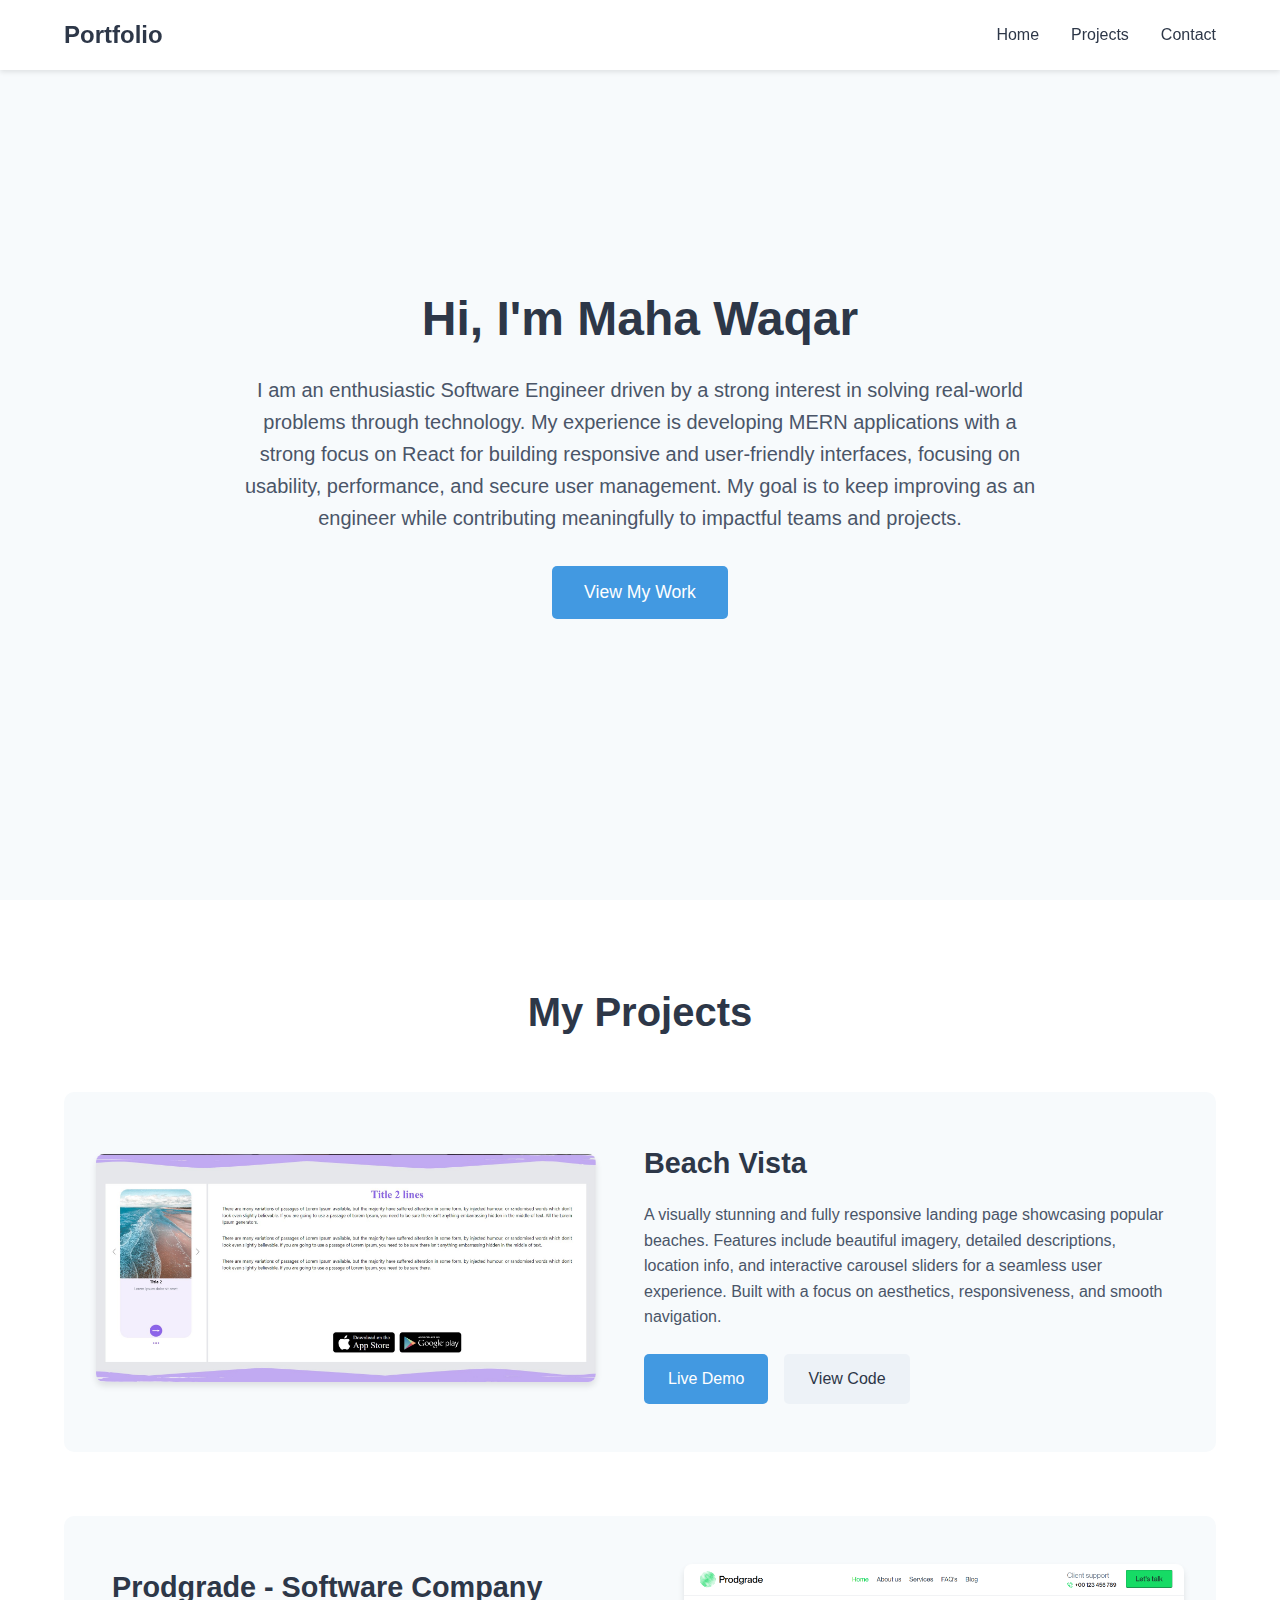
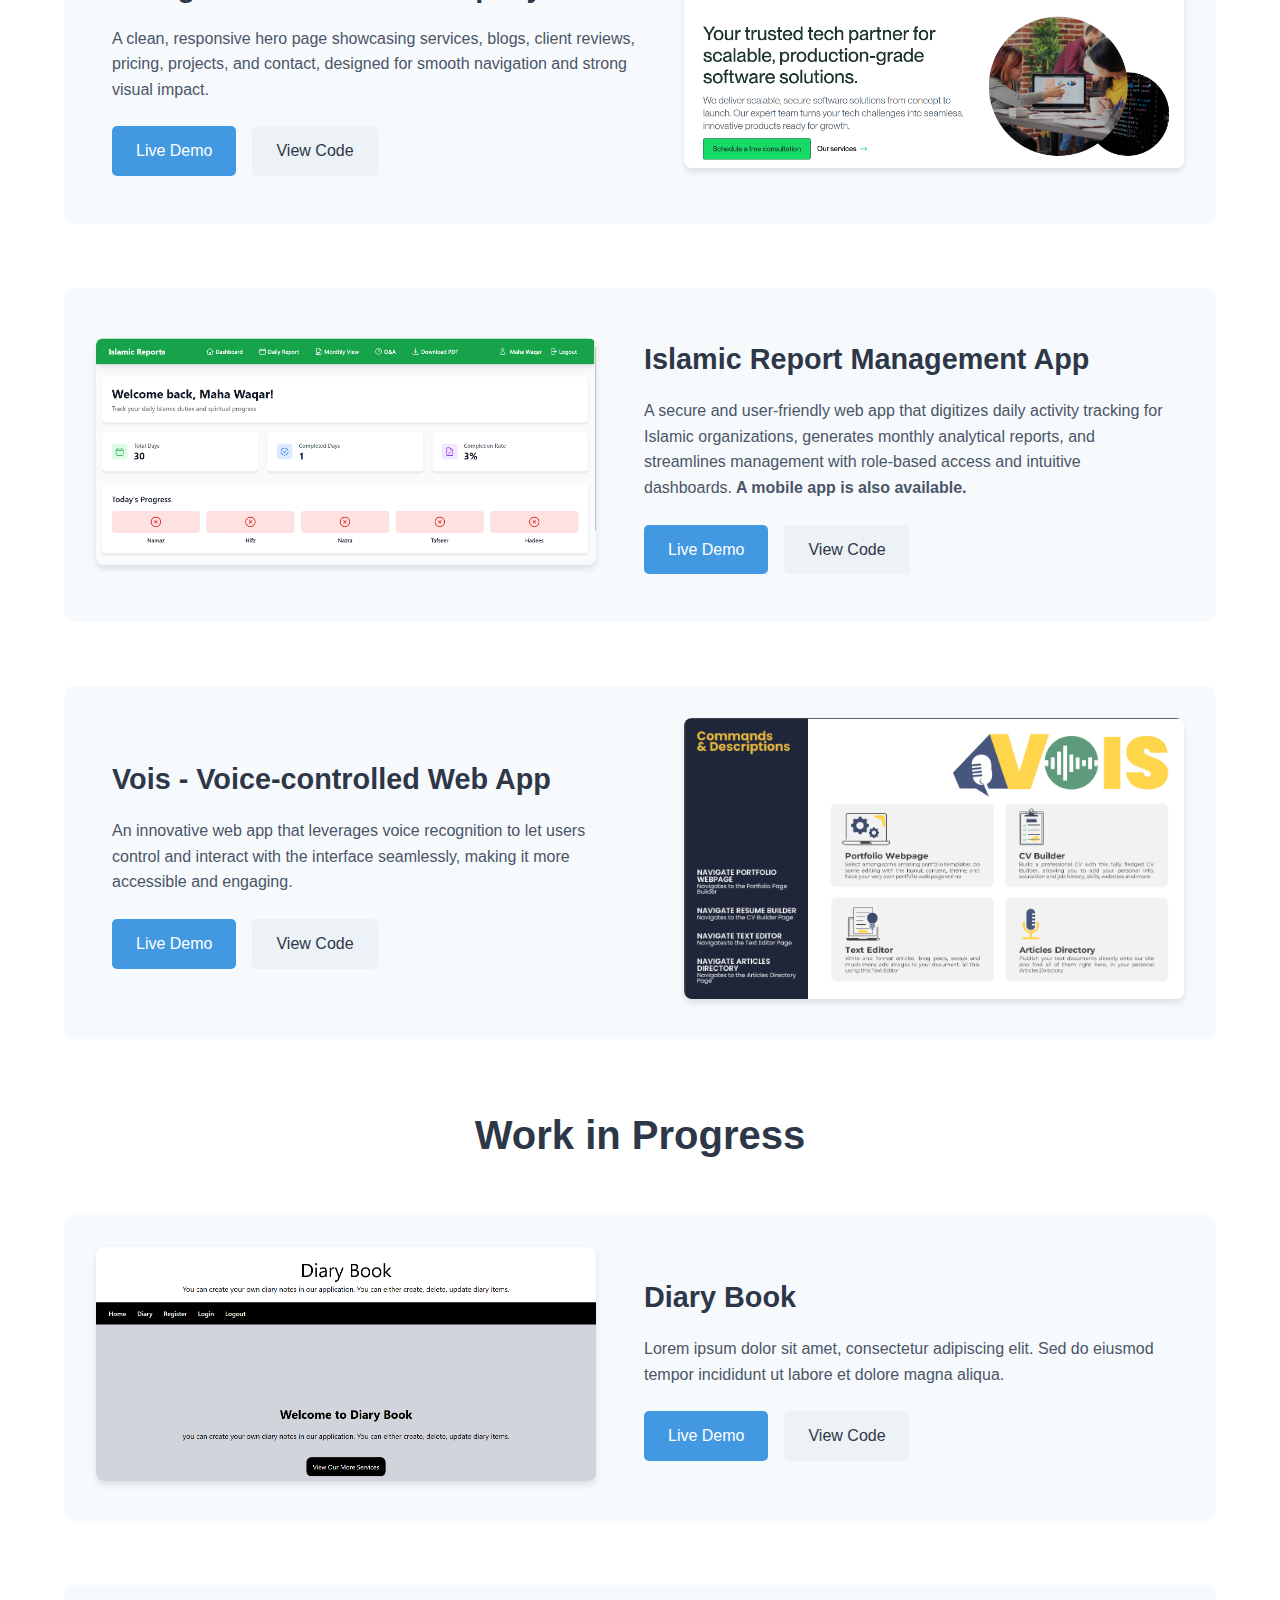
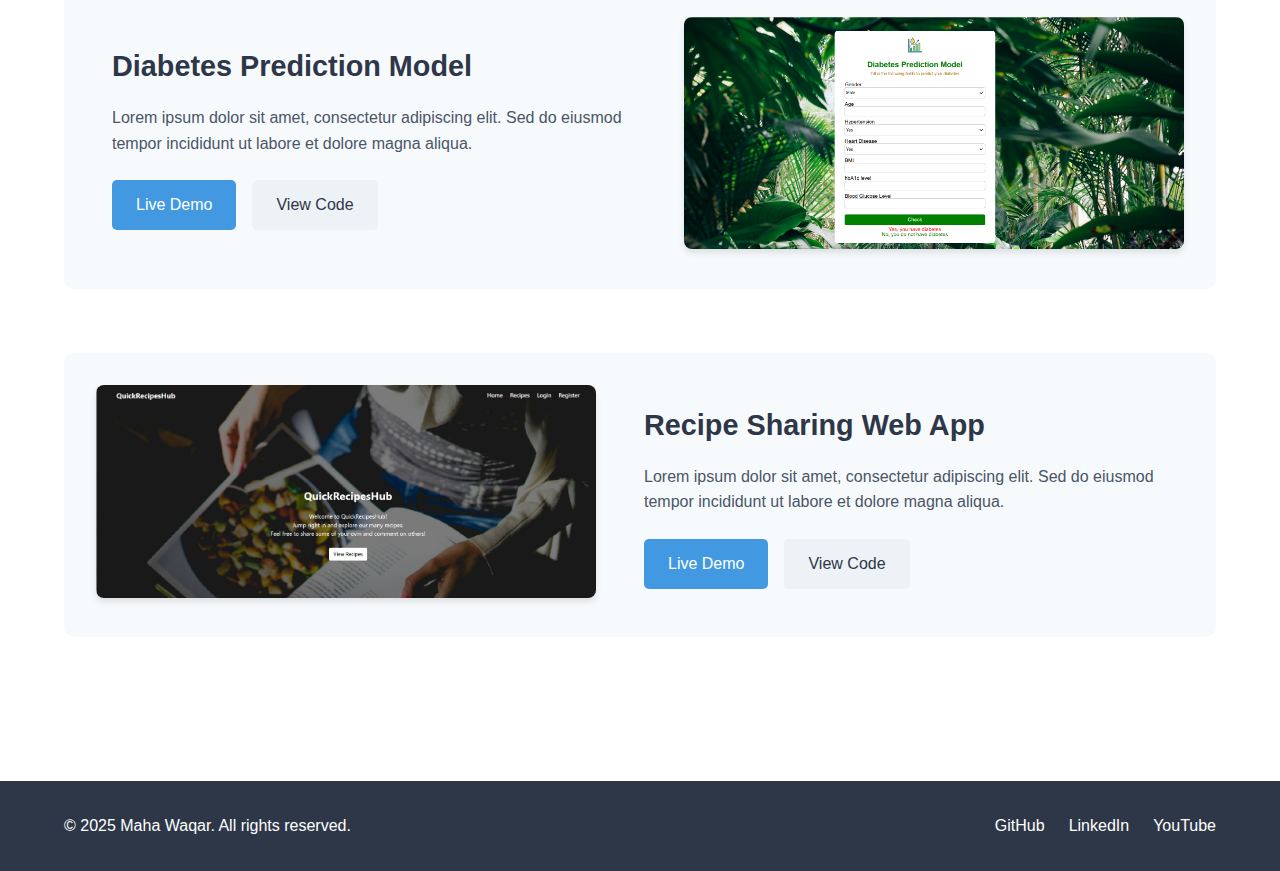
<file: index.html>
<!DOCTYPE html>
<html lang="en">
<head>
    <meta charset="UTF-8">
    <meta name="viewport" content="width=device-width, initial-scale=1.0">
    <title>Frontend Developer Portfolio</title>
    <link rel="stylesheet" href="styles.css">
</head>
<body>
    <!-- Navbar -->
    <nav class="navbar">
        <div class="nav-brand">Portfolio</div>
        <ul class="nav-links">
            <li><a href="#home">Home</a></li>
            <li><a href="#projects">Projects</a></li>
            <li><a href="#contact">Contact</a></li>
        </ul>
    </nav>

    <!-- Intro Section -->
    <section class="intro" id="home">
        <div class="intro-content">
            <h1>Hi, I'm Maha Waqar</h1>
            <p>I am an enthusiastic Software Engineer driven by a strong interest in solving real-world problems through technology. My experience is developing MERN applications with a strong focus on React for building responsive and user-friendly interfaces, focusing on usability, performance, and secure user management. My goal is to keep improving as an engineer while contributing meaningfully to impactful teams and projects.</p>
            <a href="#projects">
<button class="cta-button" >View My Work</button>
            </a>
            
        </div>
    </section>

    <!-- Projects Section -->
    <section class="projects" id="projects">
        <h2>My Projects</h2>
        
        <!-- Project 1 (Image Left) -->
        <div class="project-card">
            <div class="project-image">
                <img src="./assets/beachVista.jpg" alt="Project 1">
            </div>
            <div class="project-info">
                <h3>Beach Vista</h3>
                <p>A visually stunning and fully responsive landing page showcasing popular beaches. Features include beautiful imagery, detailed descriptions, location info, and interactive carousel sliders for a seamless user experience. Built with a focus on aesthetics, responsiveness, and smooth navigation.</p>
                <div class="project-links">
                    <a href="https://beach-landing-page-alpha.vercel.app/" class="demo-link">Live Demo</a>
                    <a href="https://github.com/mahawaqarwarraich/beach_landing-page" class="code-link">View Code</a>
                </div>
            </div>
        </div>

        <!-- Project 2 (Image Right) -->
        <div class="project-card reverse">
            <div class="project-image">
                <img src="./assets/pro.PNG" alt="Project 2">
            </div>
            <div class="project-info">
                <h3>Prodgrade - Software Company</h3>
                <p>A clean, responsive hero page showcasing services, blogs, client reviews, pricing, projects, and contact, designed for smooth navigation and strong visual impact.</p>
                <div class="project-links">
                    <a href="https://prodgrade-gamma.vercel.app/" class="demo-link">Live Demo</a>
                    <a href="https://github.com/mahawaqarwarraich/Prodgrade" class="code-link">View Code</a>
                </div>
            </div>
        </div>
 <!-- Project  (report management) -->
   <div class="project-card">
            <div class="project-image">
                <img src="./assets/rp.PNG" alt="Project 3">
            </div>
            <div class="project-info">
                <h3>Islamic Report Management App</h3>
                <p>A secure and user-friendly web app that digitizes daily activity tracking for Islamic organizations, generates monthly analytical reports, and streamlines management with role-based access and intuitive dashboards.<b> A mobile app is also available.</b></p>
                <div class="project-links">
                    <a href="https://jamiat-front.vercel.app/" class="demo-link">Live Demo</a>
                    <a href="https://github.com/mahawaqarwarraich/Jamiat-Front" class="code-link">View Code</a>
                </div>
            </div>
        </div>

         <!-- Project vois (Image Left) -->
        <div class="project-card reverse">
            <div class="project-image">
                <img src="./assets/vs.PNG" alt="Project 3">
            </div>
            <div class="project-info">
                <h3>Vois - Voice-controlled Web App</h3>
                <p>An innovative web app that leverages voice recognition to let users control and interact with the interface seamlessly, making it more accessible and engaging.</p>
                <div class="project-links">
                    <a href="#" class="demo-link">Live Demo</a>
                    <a href="https://github.com/mahawaqarwarraich/Vois22" class="code-link">View Code</a>
                </div>
            </div>
        </div>

 <h2>Work in Progress</h2>

        <!-- Project diary book (Image Left) -->
        <div class="project-card">
            <div class="project-image">
                <img src="./assets/diary.PNG" alt="Project 3">
            </div>
            <div class="project-info">
                <h3>Diary Book</h3>
                <p>Lorem ipsum dolor sit amet, consectetur adipiscing elit. Sed do eiusmod tempor incididunt ut labore et dolore magna aliqua.</p>
                <div class="project-links">
                    <a href="https://diary-book.vercel.app/" class="demo-link">Live Demo</a>
                    <a href="https://github.com/mahawaqarwarraich/MyFrontEndForDiayBook" class="code-link">View Code</a>
                </div>
            </div>
        </div>

        <!-- Project 4 (Image Left) -->
        <div class="project-card reverse">
            <div class="project-image">
                <img src="./assets/db.PNG" alt="Project 3">
            </div>
            <div class="project-info">
                <h3>Diabetes Prediction Model</h3>
                <p>Lorem ipsum dolor sit amet, consectetur adipiscing elit. Sed do eiusmod tempor incididunt ut labore et dolore magna aliqua.</p>
                <div class="project-links">
                    <a href="https://diabetes-prediction-beta-virid.vercel.app/" class="demo-link">Live Demo</a>
                    <a href="https://github.com/mahawaqarwarraich/diabetes-prediction" class="code-link">View Code</a>
                </div>
            </div>
        </div>
       
         <!-- Project 6 (Image Left) -->
         <div class="project-card ">
            <div class="project-image">
                <img src="./assets/rc.PNG" alt="Project 3">
            </div>
            <div class="project-info">
                <h3>Recipe Sharing Web App</h3>
                <p>Lorem ipsum dolor sit amet, consectetur adipiscing elit. Sed do eiusmod tempor incididunt ut labore et dolore magna aliqua.</p>
                <div class="project-links">
                    <a href="./pages/sc.html" class="demo-link">Live Demo</a>
                    <a href="https://github.com/mahawaqarwarraich/RecipeWebsite-BE" class="code-link">View Code</a>
                </div>
            </div>
        </div>
         
      
    </section>

    <!-- Footer -->
    <footer class="footer" id="contact">
        <div class="footer-content">
            <p>&copy; 2025 Maha Waqar. All rights reserved.</p>
            <div class="social-links">
                <a href="https://github.com/mahawaqarwarraich/">GitHub</a>
                <a href="https://www.linkedin.com/in/maha-waqar-88a20725a/">LinkedIn</a>
                <a href="https://www.youtube.com/@mahigns">YouTube</a>
            </div>
        </div>
    </footer>
</body>
</html>
</file>
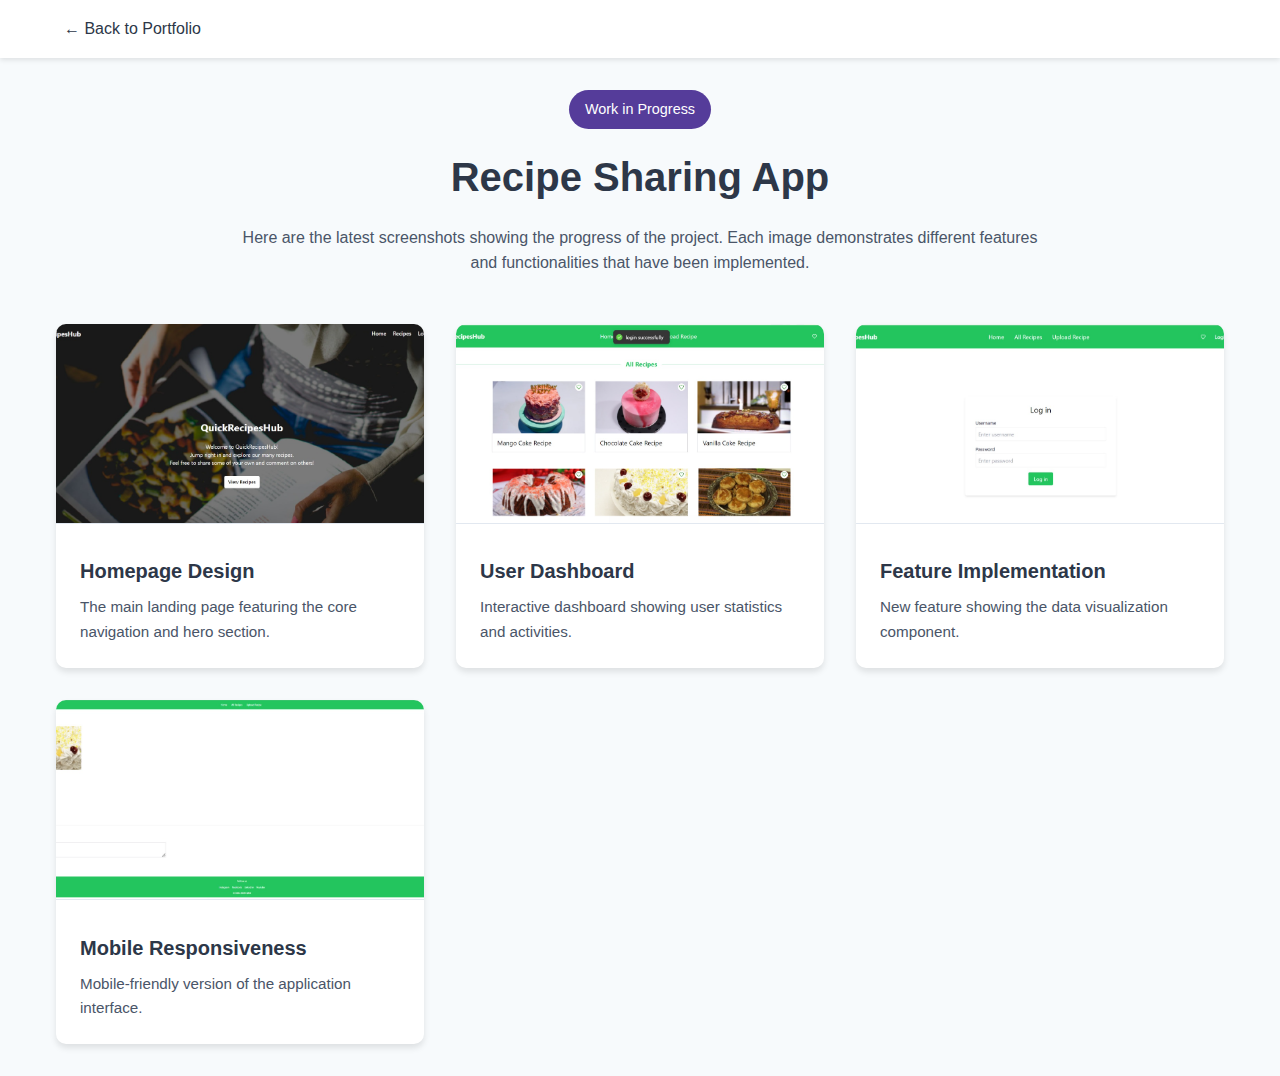
<file: pages/sc.html>
<!DOCTYPE html>
<html lang="en">
<head>
    <meta charset="UTF-8">
    <meta name="viewport" content="width=device-width, initial-scale=1.0">
    <title>Project Screenshots</title>
    <style>
        * {
            margin: 0;
            padding: 0;
            box-sizing: border-box;
        }

        body {
            font-family: 'Arial', sans-serif;
            line-height: 1.6;
            background-color: #f7fafc;
            color: #2d3748;
        }

        .navbar {
            background-color: #fff;
            padding: 1rem 5%;
            box-shadow: 0 2px 5px rgba(0,0,0,0.1);
            display: flex;
            justify-content: space-between;
            align-items: center;
        }

        .back-button {
            color: #2d3748;
            text-decoration: none;
            display: flex;
            align-items: center;
            gap: 0.5rem;
            font-weight: 500;
        }

        .back-button:hover {
            color: #4299e1;
        }

        .container {
            max-width: 1200px;
            margin: 2rem auto;
            padding: 0 1rem;
        }

        .project-header {
            text-align: center;
            margin-bottom: 3rem;
        }

        .status-badge {
            display: inline-block;
            background-color: #553c9a;
            color: #fff;
            padding: 0.5rem 1rem;
            border-radius: 20px;
            font-size: 0.9rem;
            margin-bottom: 1rem;
        }

        h1 {
            font-size: 2.5rem;
            margin-bottom: 1rem;
            color: #2d3748;
        }

        .description {
            max-width: 800px;
            margin: 0 auto;
            color: #4a5568;
        }

        .screenshots-grid {
            display: grid;
            grid-template-columns: repeat(auto-fit, minmax(300px, 1fr));
            gap: 2rem;
            margin-top: 3rem;
        }

        .screenshot-card {
            background: #fff;
            border-radius: 10px;
            overflow: hidden;
            box-shadow: 0 4px 6px rgba(0,0,0,0.1);
            transition: transform 0.3s ease;
        }

        .screenshot-card:hover {
            transform: translateY(-5px);
        }

        .screenshot-image {
            width: 100%;
            height: 200px;
            object-fit: cover;
            border-bottom: 1px solid #e2e8f0;
        }

        .screenshot-info {
            padding: 1.5rem;
        }

        .screenshot-info h3 {
            font-size: 1.25rem;
            margin-bottom: 0.5rem;
            color: #2d3748;
        }

        .screenshot-info p {
            color: #4a5568;
            font-size: 0.95rem;
        }

        /* Modal styles for enlarged images */
        .modal {
            display: none;
            position: fixed;
            top: 0;
            left: 0;
            width: 100%;
            height: 100%;
            background-color: rgba(0, 0, 0, 0.9);
            z-index: 1000;
            cursor: pointer;
        }

        .modal-content {
            max-width: 90%;
            max-height: 90vh;
            margin: auto;
            display: block;
            position: relative;
            top: 50%;
            transform: translateY(-50%);
        }

        .close {
            position: absolute;
            top: 15px;
            right: 35px;
            color: #fff;
            font-size: 40px;
            font-weight: bold;
            cursor: pointer;
        }

        @media (max-width: 768px) {
            .container {
                margin: 1rem auto;
            }

            h1 {
                font-size: 2rem;
            }

            .screenshots-grid {
                grid-template-columns: 1fr;
                gap: 1.5rem;
            }
        }
    </style>
</head>
<body>
    <nav class="navbar">
        <a href="../index.html" class="back-button">
            ← Back to Portfolio
        </a>
    </nav>

    <div class="container">
        <div class="project-header">
            <span class="status-badge">Work in Progress</span>
            <h1>Recipe Sharing App</h1>
            <div class="description">
                <p>Here are the latest screenshots showing the progress of the project. Each image demonstrates different features and functionalities that have been implemented.</p>
            </div>
        </div>

        <div class="screenshots-grid">
            <!-- Screenshot 1 -->
            <div class="screenshot-card">
                <img src="../assets/rc.PNG" alt="Homepage Design" class="screenshot-image">
                <div class="screenshot-info">
                    <h3>Homepage Design</h3>
                    <p>The main landing page featuring the core navigation and hero section.</p>
                </div>
            </div>

            <!-- Screenshot 2 -->
            <div class="screenshot-card">
                <img src="../assets/sc2.PNG" alt="User Dashboard" class="screenshot-image">
                <div class="screenshot-info">
                    <h3>User Dashboard</h3>
                    <p>Interactive dashboard showing user statistics and activities.</p>
                </div>
            </div>

            <!-- Screenshot 3 -->
            <div class="screenshot-card">
                <img src="../assets/sc1.PNG" alt="Feature Implementation" class="screenshot-image">
                <div class="screenshot-info">
                    <h3>Feature Implementation</h3>
                    <p>New feature showing the data visualization component.</p>
                </div>
            </div>

            <!-- Screenshot 4 -->
            <div class="screenshot-card">
                <img src="../assets/sc3.PNG" alt="Mobile View" class="screenshot-image">
                <div class="screenshot-info">
                    <h3>Mobile Responsiveness</h3>
                    <p>Mobile-friendly version of the application interface.</p>
                </div>
            </div>
        </div>
    </div>

    <!-- Modal for enlarged images -->
    <div id="imageModal" class="modal">
        <span class="close">&times;</span>
        <img class="modal-content" id="modalImage">
    </div>

    <script>
        // Get the modal
        const modal = document.getElementById('imageModal');
        const modalImg = document.getElementById('modalImage');
        const closeBtn = document.getElementsByClassName('close')[0];

        // Get all images with screenshot-image class
        const images = document.getElementsByClassName('screenshot-image');

        // Add click event to all images
        Array.from(images).forEach(img => {
            img.onclick = function() {
                modal.style.display = 'block';
                modalImg.src = this.src;
            }
        });

        // Close modal when clicking the x
        closeBtn.onclick = function() {
            modal.style.display = 'none';
        }

        // Close modal when clicking outside the image
        modal.onclick = function(event) {
            if (event.target === modal) {
                modal.style.display = 'none';
            }
        }
    </script>
</body>
</html>
</file>
<file: styles.css>
/* Reset and Base Styles */
* {
    margin: 0;
    padding: 0;
    box-sizing: border-box;
}

body {
    font-family: 'Arial', sans-serif;
    line-height: 1.6;
    color: #333;
}

/* Navbar Styles */
.navbar {
    background-color: #fff;
    padding: 1rem 5%;
    position: fixed;
    top: 0;
    left: 0;
    right: 0;
    display: flex;
    justify-content: space-between;
    align-items: center;
    box-shadow: 0 2px 5px rgba(0,0,0,0.1);
    z-index: 1000;
}

.nav-brand {
    font-size: 1.5rem;
    font-weight: bold;
    color: #2d3748;
}

.nav-links {
    display: flex;
    list-style: none;
    gap: 2rem;
}

.nav-links a {
    text-decoration: none;
    color: #2d3748;
    font-weight: 500;
    transition: color 0.3s;
}

.nav-links a:hover {
    color: #4299e1;
}

/* Intro Section Styles */
.intro {
    height: 100vh;
    display: flex;
    align-items: center;
    justify-content: center;
    background-color: #f7fafc;
    padding: 0 5%;
}

.intro-content {
    text-align: center;
    max-width: 800px;
}

.intro-content h1 {
    font-size: 3rem;
    margin-bottom: 1rem;
    color: #2d3748;
}

.intro-content p {
    font-size: 1.25rem;
    color: #4a5568;
    margin-bottom: 2rem;
}

.cta-button {
    padding: 1rem 2rem;
    font-size: 1.1rem;
    background-color: #4299e1;
    color: white;
    border: none;
    border-radius: 5px;
    cursor: pointer;
    transition: background-color 0.3s;
}

.cta-button:hover {
    background-color: #3182ce;
}

/* Projects Section Styles */
.projects {
    padding: 5rem 5%;
    background-color: #fff;
}

.projects h2 {
    text-align: center;
    font-size: 2.5rem;
    margin-bottom: 3rem;
    color: #2d3748;
}

.project-card {
    display: flex;
    align-items: center;
    gap: 2rem;
    margin-bottom: 4rem;
    padding: 2rem;
    border-radius: 10px;
    background-color: #f7fafc;
    transition: transform 0.3s;
}

.project-card:hover {
    transform: translateY(-5px);
}

.project-card.reverse {
    flex-direction: row-reverse;
}

.project-image {
    flex: 1;
    max-width: 500px;
}

.project-image img {
    width: 100%;
    height: auto;
    border-radius: 8px;
    box-shadow: 0 4px 6px rgba(0,0,0,0.1);
}

.project-info {
    flex: 1;
    padding: 1rem;
}

.project-info h3 {
    font-size: 1.8rem;
    margin-bottom: 1rem;
    color: #2d3748;
}

.project-info p {
    color: #4a5568;
    margin-bottom: 1.5rem;
}

.project-links {
    display: flex;
    gap: 1rem;
}

.project-links a {
    padding: 0.75rem 1.5rem;
    border-radius: 5px;
    text-decoration: none;
    font-weight: 500;
    transition: all 0.3s;
}

.demo-link {
    background-color: #4299e1;
    color: white;
}

.demo-link:hover {
    background-color: #3182ce;
}

.code-link {
    background-color: #edf2f7;
    color: #2d3748;
}

.code-link:hover {
    background-color: #e2e8f0;
}

/* Footer Styles */
.footer {
    background-color: #2d3748;
    color: white;
    padding: 2rem 5%;
}

.footer-content {
    display: flex;
    justify-content: space-between;
    align-items: center;
    max-width: 1200px;
    margin: 0 auto;
}

.social-links {
    display: flex;
    gap: 1.5rem;
}

.social-links a {
    color: white;
    text-decoration: none;
    transition: color 0.3s;
}

.social-links a:hover {
    color: #4299e1;
}

/* Responsive Design */
@media (max-width: 768px) {
    .project-card,
    .project-card.reverse {
        flex-direction: column;
    }

    .project-image {
        max-width: 100%;
    }

    .footer-content {
        flex-direction: column;
        gap: 1rem;
        text-align: center;
    }

    .intro-content h1 {
        font-size: 2.5rem;
    }

    .nav-links {
        gap: 1rem;
    }
}
</file>
